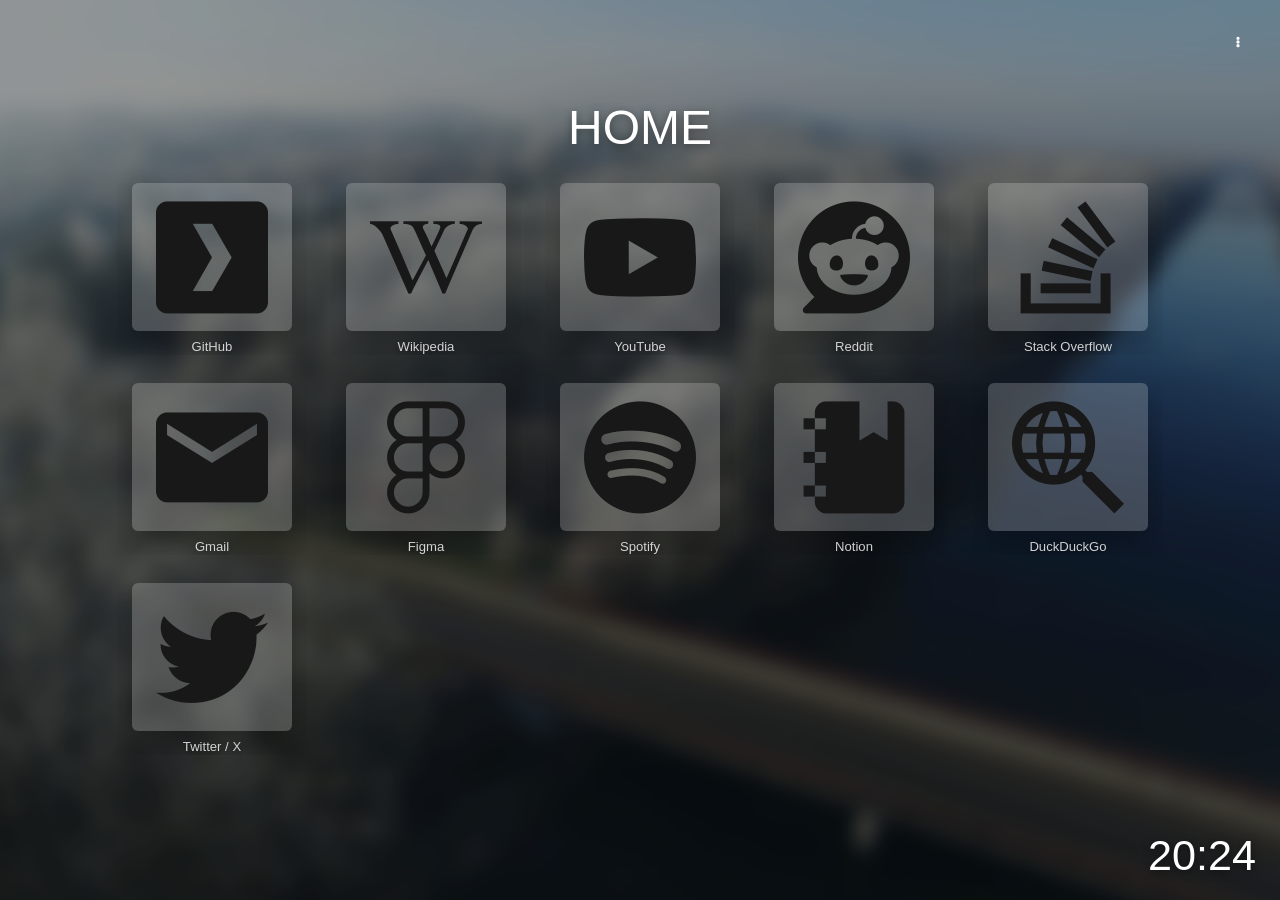
<file: index.html>
<!doctype html>
<html lang="en">
  <head>
    <meta charset="utf-8">
    <meta name="viewport" content="width=device-width, initial-scale=1">
    <meta name="robots" content="noindex">
    <meta name="color-scheme" content="dark">
    <meta name="theme-color" content="#142027">
    <meta name="author" content="GitGotRas">
    <title>Startpage</title>
    <link rel="icon" href="favicon.svg" type="image/svg+xml">
    <link id="bgPreload" rel="preload" as="image" href="images/andreas-gucklhorn-EDxp0LDjKAM-unsplash.jpg" fetchpriority="high">
    <link rel="stylesheet" href="assets/css/webfont.css">
    <link rel="stylesheet" href="assets/css/styles.css">
    <link rel="stylesheet" href="assets/css/themes/mono.css">
  </head>
  <body>
    <!-- Credits: https://github.com/GitGotRas -->
    <a href="#content" class="skip-link">Skip to content</a>
    <div class="background" aria-hidden="true"></div>
    <main id="content" class="page-shell" tabindex="-1">
      <header class="topbar" aria-label="Quick actions">
        <div class="tag-menu">
          <button class="chrome-menu-button" id="tagToggle" type="button" popovertarget="tagDropdown" popovertargetaction="toggle" aria-expanded="false" aria-controls="tagDropdown" aria-label="Tags" title="Tags">
            <svg viewBox="0 0 24 24" aria-hidden="true"><path d="M12 8h.01M12 12h.01M12 16h.01"/></svg>
          </button>
          <div class="tag-dropdown" id="tagDropdown" popover="auto" aria-label="Tags"></div>
        </div>
      </header>

      <section class="hero" aria-labelledby="greeting">
        <h1 id="greeting">HOME</h1>
        <div class="sites" id="sites" aria-live="polite"></div>
      </section>

      <footer class="footer">
        <div class="footer-clock">
          <time id="clock">00:00</time>
        </div>
      </footer>
    </main>

    <script src="assets/data/config.js"></script>
    <script src="assets/js/backgrounds.js"></script>
    <script src="assets/js/app.js"></script>
  </body>
</html>
</file>
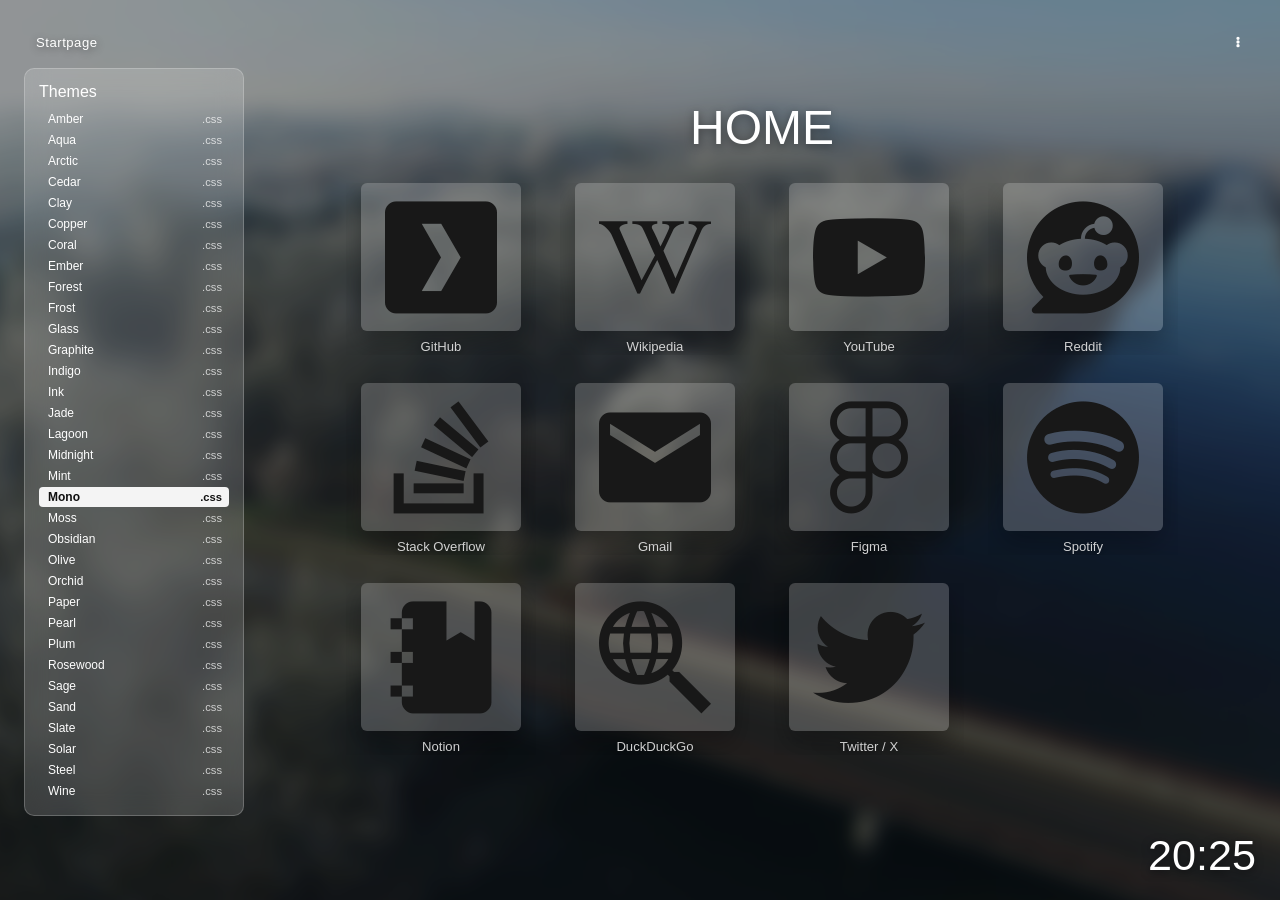
<file: choose-theme.html>
<!doctype html>
<html lang="en">
  <head>
    <meta charset="utf-8">
    <meta name="viewport" content="width=device-width, initial-scale=1">
    <meta name="robots" content="noindex">
    <meta name="color-scheme" content="dark">
    <meta name="theme-color" content="#142027">
    <meta name="author" content="GitGotRas">
    <title>Choose Theme</title>
    <link rel="icon" href="favicon.svg" type="image/svg+xml">
    <link id="bgPreload" rel="preload" as="image" href="images/andreas-gucklhorn-EDxp0LDjKAM-unsplash.jpg" fetchpriority="high">
    <link rel="stylesheet" href="assets/css/webfont.css">
    <link rel="stylesheet" href="assets/css/styles.css">
    <link id="themeStylesheet" rel="stylesheet" href="assets/css/themes/mono.css">
    <link rel="stylesheet" href="assets/css/choose-theme.css">
  </head>
  <body>
    <!-- Credits: https://github.com/GitGotRas -->
    <a href="#content" class="skip-link">Skip to content</a>
    <div class="background" aria-hidden="true"></div>
    <main id="content" class="page-shell" tabindex="-1">
      <header class="topbar" aria-label="Quick actions">
        <a class="topbar-link" href="index.html">Startpage</a>
        <div class="tag-menu">
          <button class="chrome-menu-button" id="tagToggle" type="button" popovertarget="tagDropdown" popovertargetaction="toggle" aria-expanded="false" aria-controls="tagDropdown" aria-label="Tags" title="Tags">
            <svg viewBox="0 0 24 24" aria-hidden="true"><path d="M12 8h.01M12 12h.01M12 16h.01"/></svg>
          </button>
          <div class="tag-dropdown" id="tagDropdown" popover="auto" aria-label="Tags"></div>
        </div>
      </header>

      <div class="choose-hero">
        <aside class="choose-sidebar" aria-label="Theme list">
          <h2 class="choose-sidebar-title">Themes</h2>
          <div class="choose-list" id="themeList"></div>
        </aside>

        <section class="hero" aria-labelledby="greeting">
          <h1 id="greeting">HOME</h1>
          <div class="sites" id="sites" aria-live="polite"></div>
        </section>
      </div>

      <footer class="footer">
        <div class="footer-clock">
          <time id="clock">00:00</time>
        </div>
      </footer>
    </main>

    <script src="assets/data/config.js"></script>
    <script src="assets/js/backgrounds.js"></script>
    <script src="assets/js/app.js"></script>
    <script src="assets/js/choose-theme.js" defer></script>
  </body>
</html>
</file>
